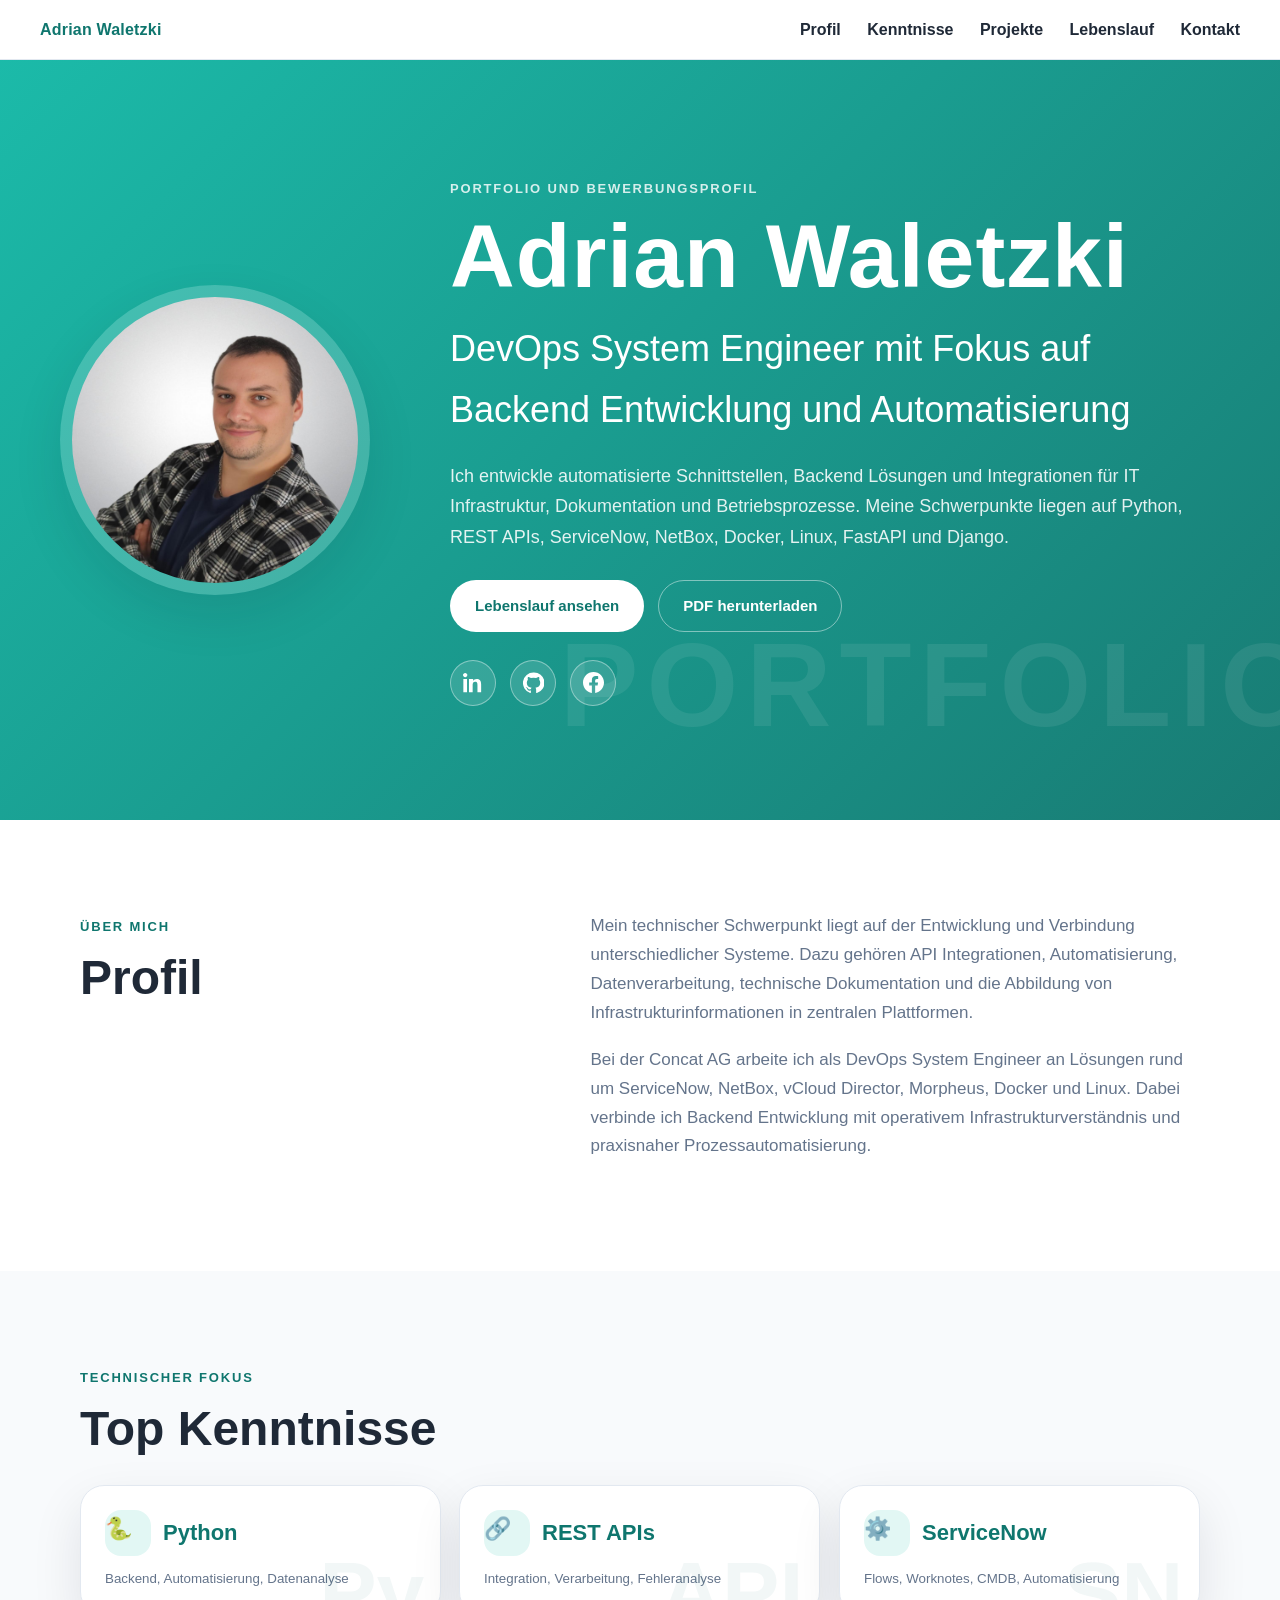
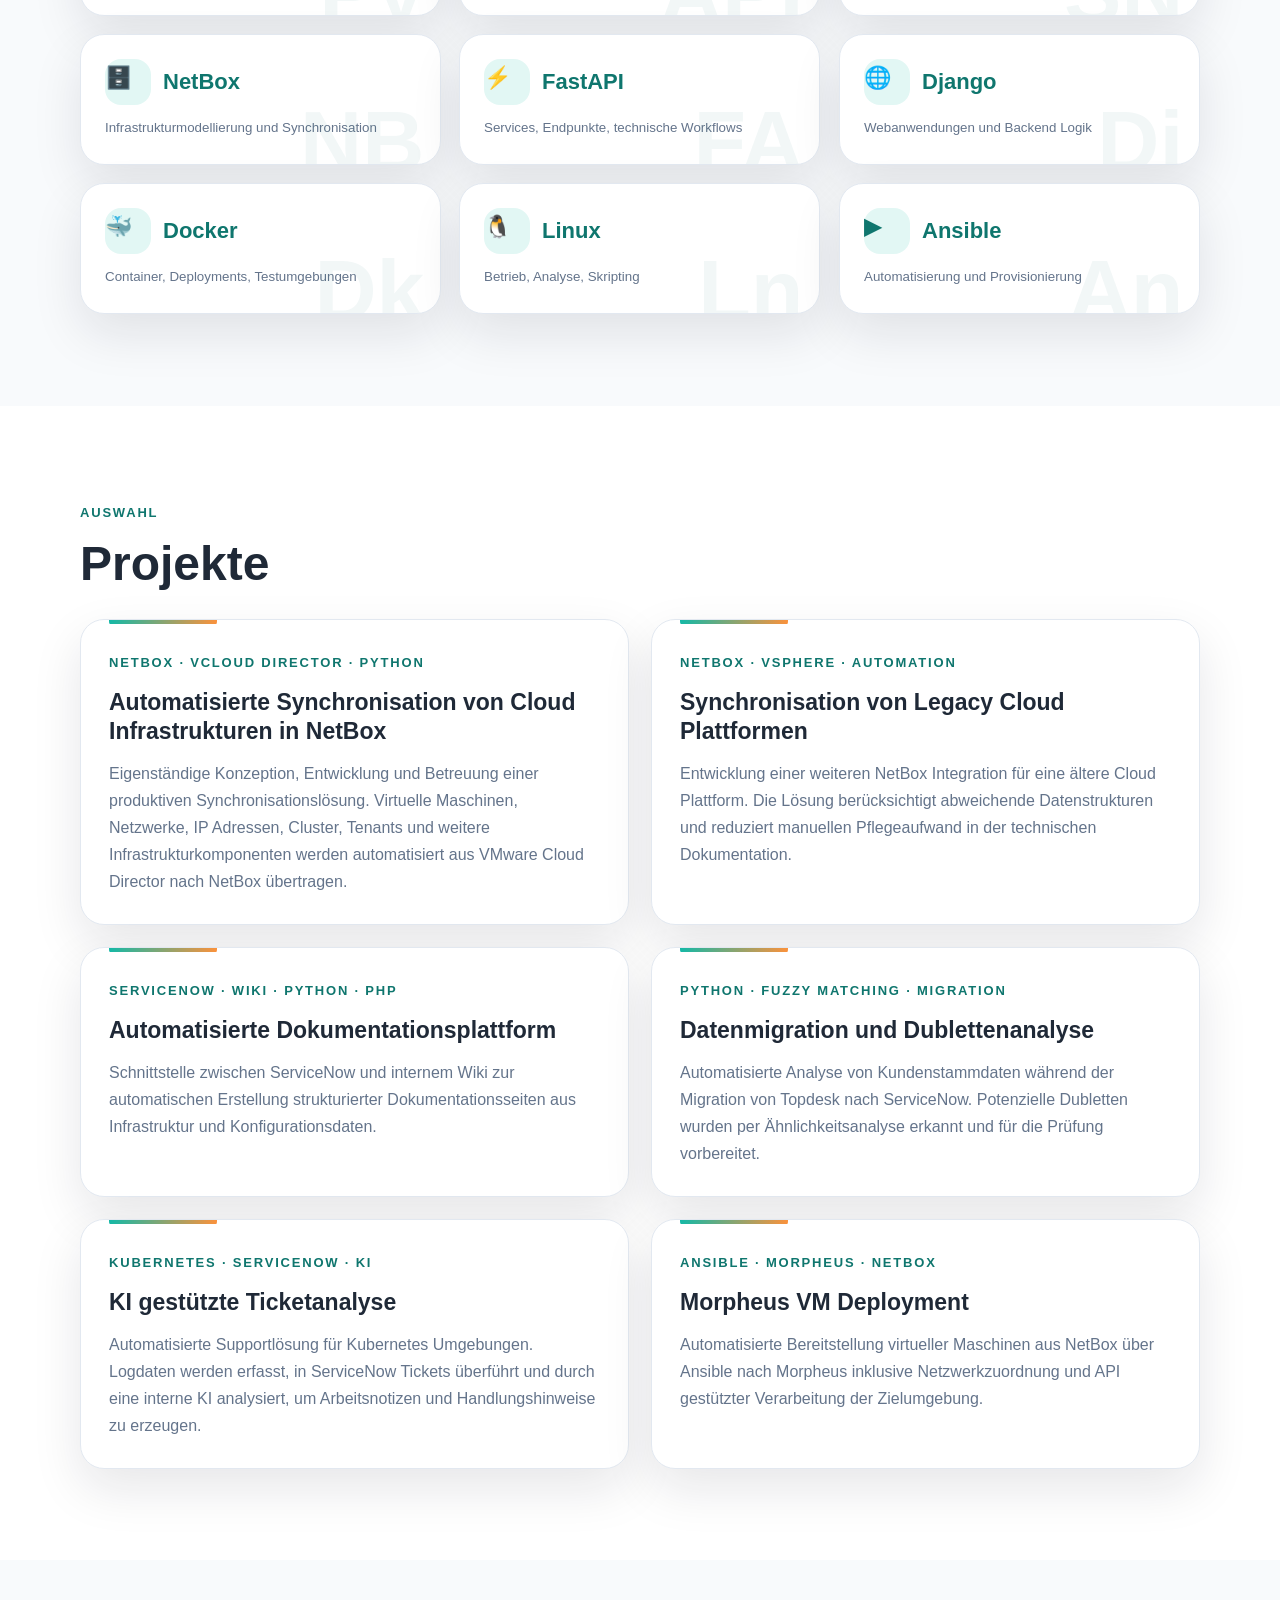
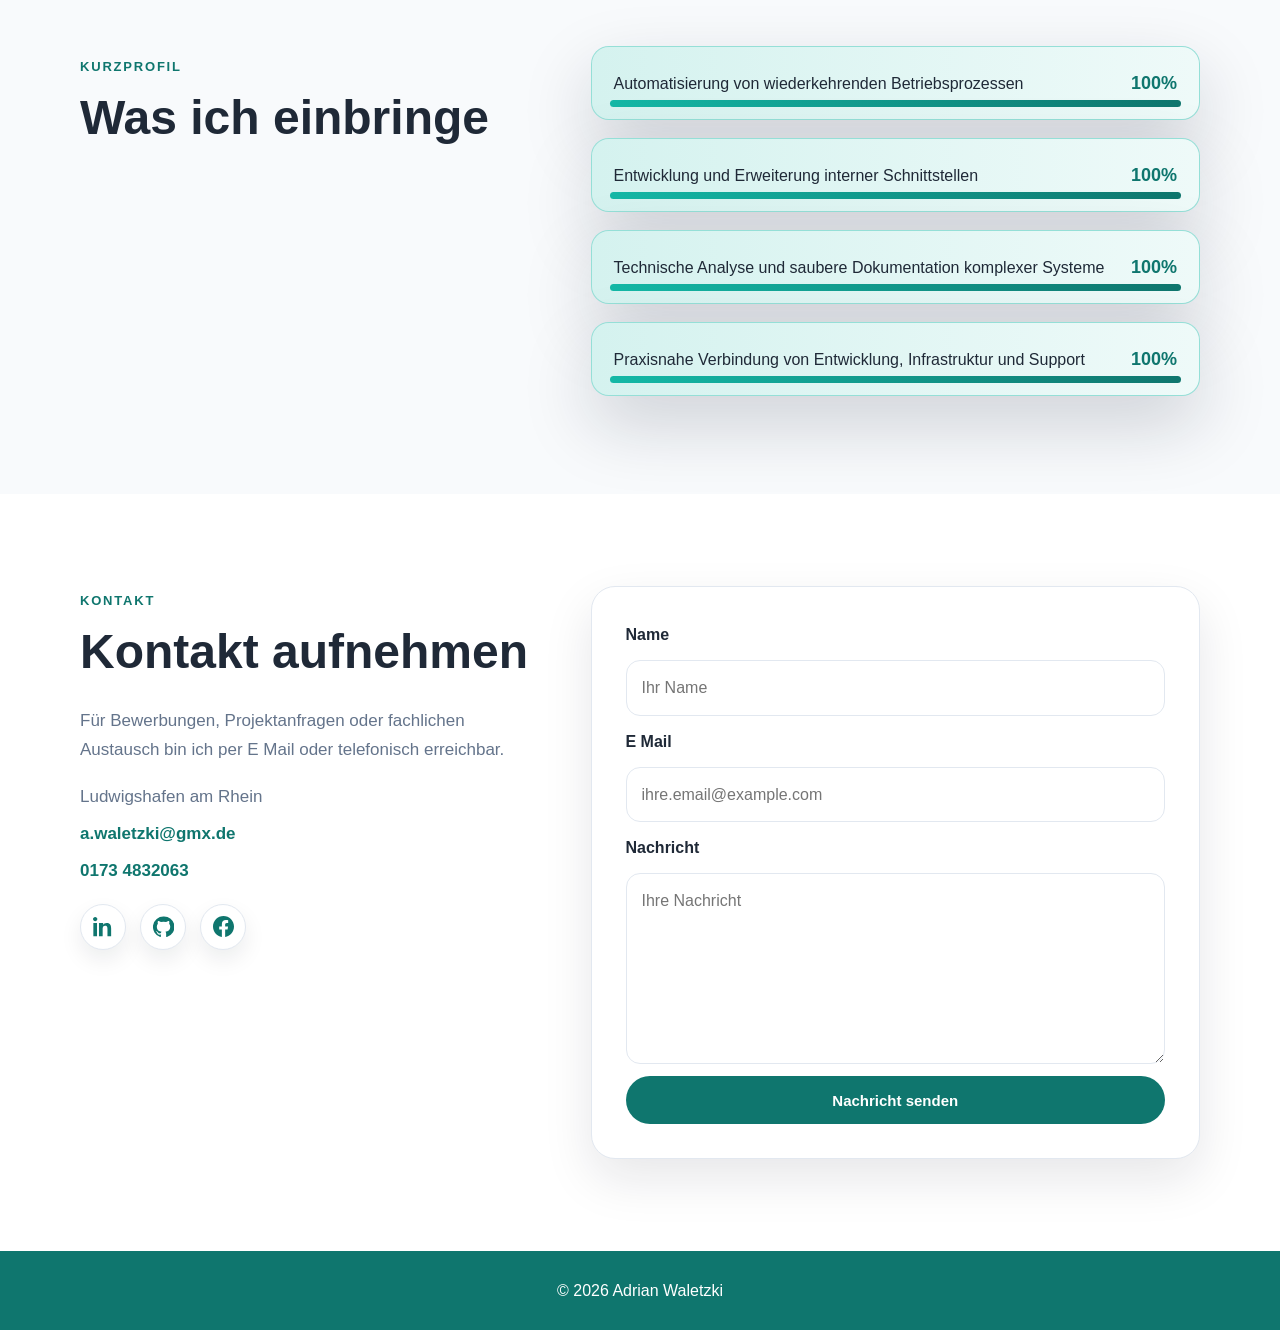
<file: index.html>
<!DOCTYPE html>
<html lang="de">
<head>
    <meta charset="UTF-8">
    <meta name="viewport" content="width=device-width, initial-scale=1.0">
    <meta name="description" content="Portfolio und Bewerbungsprofil von Adrian Waletzki, DevOps System Engineer mit Schwerpunkt Python, Automatisierung, ServiceNow, NetBox, FastAPI, Django und Linux.">
    <title>Adrian Waletzki | Portfolio</title>
    <link rel="stylesheet" href="style.css">
</head>
<body>

<nav class="nav">
    <a href="index.html" class="logo">Adrian Waletzki</a>
    <button class="nav-toggle" aria-label="Navigation öffnen">☰</button>
    <div class="nav-links">
        <a href="#profil">Profil</a>
        <a href="#kenntnisse">Kenntnisse</a>
        <a href="#projekte">Projekte</a>
        <a href="lebenslauf.html">Lebenslauf</a>
        <a href="#kontakt">Kontakt</a>
    </div>
</nav>

<header class="hero" id="start">
    <div class="hero-inner">
        <div class="hero-photo-wrap">
            <img src="assets/profile.jpg" alt="Profilbild Adrian Waletzki" class="profile-image">
        </div>

        <div class="hero-content">
            <span class="eyebrow">Portfolio und Bewerbungsprofil</span>
            <h1>Adrian Waletzki</h1>
            <h2>DevOps System Engineer mit Fokus auf Backend Entwicklung und Automatisierung</h2>
            <p>Ich entwickle automatisierte Schnittstellen, Backend Lösungen und Integrationen für IT Infrastruktur, Dokumentation und Betriebsprozesse. Meine Schwerpunkte liegen auf Python, REST APIs, ServiceNow, NetBox, Docker, Linux, FastAPI und Django.</p>

            <div class="hero-buttons">
                <a href="lebenslauf.html" class="btn primary">Lebenslauf ansehen</a>
                <a href="assets/cv.pdf" class="btn secondary" target="_blank" rel="noopener">PDF herunterladen</a>
            </div>

            <div class="social-links" aria-label="Profile und externe Links">
                <a href="https://www.linkedin.com/in/adrian-waletzki-9a94a0368/" target="_blank" rel="noopener noreferrer" aria-label="LinkedIn"><svg viewBox="0 0 24 24"><path d="M4.98 3.5C4.98 4.88 3.86 6 2.5 6S0 4.88 0 3.5 1.12 1 2.5 1s2.48 1.12 2.48 2.5zM.4 8h4.2v15H.4V8zm7.2 0h4.02v2.05h.06c.56-1.06 1.94-2.18 3.99-2.18 4.27 0 5.06 2.81 5.06 6.46V23h-4.2v-7.69c0-1.83-.03-4.19-2.55-4.19-2.56 0-2.95 2-2.95 4.06V23h-4.2V8z"/></svg></a>
                <a href="https://github.com/Adrian-Waletzki" target="_blank" rel="noopener noreferrer" aria-label="GitHub"><svg viewBox="0 0 24 24"><path d="M12 .5A12 12 0 0 0 8.2 23.9c.6.11.82-.26.82-.58v-2.1c-3.34.73-4.04-1.42-4.04-1.42-.55-1.39-1.34-1.76-1.34-1.76-1.09-.75.08-.73.08-.73 1.21.08 1.85 1.24 1.85 1.24 1.07 1.84 2.81 1.31 3.5 1 .11-.78.42-1.31.76-1.61-2.66-.3-5.46-1.33-5.46-5.93 0-1.31.47-2.38 1.24-3.22-.12-.3-.54-1.52.12-3.18 0 0 1.01-.32 3.3 1.23a11.4 11.4 0 0 1 6 0c2.29-1.55 3.3-1.23 3.3-1.23.66 1.66.24 2.88.12 3.18.77.84 1.24 1.91 1.24 3.22 0 4.61-2.8 5.62-5.47 5.92.43.37.81 1.1.81 2.22v3.29c0 .32.22.69.82.58A12 12 0 0 0 12 .5z"/></svg></a>
                <a href="https://www.facebook.com/adrian.waletzki" target="_blank" rel="noopener noreferrer" aria-label="Facebook">
                    <svg viewBox="0 0 24 24"><path d="M24 12.07C24 5.4 18.63 0 12 0S0 5.4 0 12.07C0 18.1 4.39 23.1 10.13 24v-8.44H7.08v-3.49h3.05V9.41c0-3.03 1.79-4.7 4.53-4.7 1.31 0 2.68.24 2.68.24v2.96h-1.5c-1.49 0-1.95.93-1.95 1.88v2.28h3.32l-.53 3.49h-2.79V24C19.61 23.1 24 18.1 24 12.07z"/></svg></a>
                <!-- <a href="#" target="_blank" rel="noopener" aria-label="Instagram"><svg viewBox="0 0 24 24"><path d="M7.5 2h9A5.5 5.5 0 0 1 22 7.5v9a5.5 5.5 0 0 1-5.5 5.5h-9A5.5 5.5 0 0 1 2 16.5v-9A5.5 5.5 0 0 1 7.5 2zm0 2A3.5 3.5 0 0 0 4 7.5v9A3.5 3.5 0 0 0 7.5 20h9a3.5 3.5 0 0 0 3.5-3.5v-9A3.5 3.5 0 0 0 16.5 4h-9zm4.5 3.5A4.5 4.5 0 1 1 12 16.5 4.5 4.5 0 0 1 12 7.5zm0 2A2.5 2.5 0 1 0 12 14.5 2.5 2.5 0 0 0 12 9.5zm4.75-2.75a1 1 0 1 1-1 1 1 1 0 0 1 1-1z"/></svg></a> -->
            </div>
        </div>
    </div>
</header>

<main>
    <section class="section" id="profil">
        <div class="container two-column">
            <div><span class="section-label">Über mich</span><h2>Profil</h2></div>
            <div class="text-block">
                <p>Mein technischer Schwerpunkt liegt auf der Entwicklung und Verbindung unterschiedlicher Systeme. Dazu gehören API Integrationen, Automatisierung, Datenverarbeitung, technische Dokumentation und die Abbildung von Infrastrukturinformationen in zentralen Plattformen.</p>
                <p>Bei der Concat AG arbeite ich als DevOps System Engineer an Lösungen rund um ServiceNow, NetBox, vCloud Director, Morpheus, Docker und Linux. Dabei verbinde ich Backend Entwicklung mit operativem Infrastrukturverständnis und praxisnaher Prozessautomatisierung.</p>
            </div>
        </div>
    </section>

    <section class="section gray" id="kenntnisse">
        <div class="container">
            <span class="section-label">Technischer Fokus</span>
            <h2>Top Kenntnisse</h2>
            <div class="skills-grid">
                <div class="skill-card" data-watermark="Py"><div class="skill-head"><span class="skill-icon">🐍</span><span>Python</span></div><small>Backend, Automatisierung, Datenanalyse</small></div>
                <div class="skill-card" data-watermark="API"><div class="skill-head"><span class="skill-icon">🔗</span><span>REST APIs</span></div><small>Integration, Verarbeitung, Fehleranalyse</small></div>
                <div class="skill-card" data-watermark="SN"><div class="skill-head"><span class="skill-icon">⚙️</span><span>ServiceNow</span></div><small>Flows, Worknotes, CMDB, Automatisierung</small></div>
                <div class="skill-card" data-watermark="NB"><div class="skill-head"><span class="skill-icon">🗄️</span><span>NetBox</span></div><small>Infrastrukturmodellierung und Synchronisation</small></div>
                <div class="skill-card" data-watermark="FA"><div class="skill-head"><span class="skill-icon">⚡</span><span>FastAPI</span></div><small>Services, Endpunkte, technische Workflows</small></div>
                <div class="skill-card" data-watermark="Dj"><div class="skill-head"><span class="skill-icon">🌐</span><span>Django</span></div><small>Webanwendungen und Backend Logik</small></div>
                <div class="skill-card" data-watermark="Dk"><div class="skill-head"><span class="skill-icon">🐳</span><span>Docker</span></div><small>Container, Deployments, Testumgebungen</small></div>
                <div class="skill-card" data-watermark="Ln"><div class="skill-head"><span class="skill-icon">🐧</span><span>Linux</span></div><small>Betrieb, Analyse, Skripting</small></div>
                <div class="skill-card" data-watermark="An"><div class="skill-head"><span class="skill-icon">▶</span><span>Ansible</span></div><small>Automatisierung und Provisionierung</small></div>
            </div>
        </div>
    </section>

    <section class="section" id="projekte">
        <div class="container">
            <span class="section-label">Auswahl</span>
            <h2>Projekte</h2>
            <div class="project-grid">
                <article class="project-card"><span class="project-tag">NetBox · vCloud Director · Python</span><h3>Automatisierte Synchronisation von Cloud Infrastrukturen in NetBox</h3><p>Eigenständige Konzeption, Entwicklung und Betreuung einer produktiven Synchronisationslösung. Virtuelle Maschinen, Netzwerke, IP Adressen, Cluster, Tenants und weitere Infrastrukturkomponenten werden automatisiert aus VMware Cloud Director nach NetBox übertragen.</p></article>
                <article class="project-card"><span class="project-tag">NetBox · vSphere · Automation</span><h3>Synchronisation von Legacy Cloud Plattformen</h3><p>Entwicklung einer weiteren NetBox Integration für eine ältere Cloud Plattform. Die Lösung berücksichtigt abweichende Datenstrukturen und reduziert manuellen Pflegeaufwand in der technischen Dokumentation.</p></article>
                <article class="project-card"><span class="project-tag">ServiceNow · Wiki · Python · PHP</span><h3>Automatisierte Dokumentationsplattform</h3><p>Schnittstelle zwischen ServiceNow und internem Wiki zur automatischen Erstellung strukturierter Dokumentationsseiten aus Infrastruktur und Konfigurationsdaten.</p></article>
                <article class="project-card"><span class="project-tag">Python · Fuzzy Matching · Migration</span><h3>Datenmigration und Dublettenanalyse</h3><p>Automatisierte Analyse von Kundenstammdaten während der Migration von Topdesk nach ServiceNow. Potenzielle Dubletten wurden per Ähnlichkeitsanalyse erkannt und für die Prüfung vorbereitet.</p></article>
                <article class="project-card"><span class="project-tag">Kubernetes · ServiceNow · KI</span><h3>KI gestützte Ticketanalyse</h3><p>Automatisierte Supportlösung für Kubernetes Umgebungen. Logdaten werden erfasst, in ServiceNow Tickets überführt und durch eine interne KI analysiert, um Arbeitsnotizen und Handlungshinweise zu erzeugen.</p></article>
                <article class="project-card"><span class="project-tag">Ansible · Morpheus · NetBox</span><h3>Morpheus VM Deployment</h3><p>Automatisierte Bereitstellung virtueller Maschinen aus NetBox über Ansible nach Morpheus inklusive Netzwerkzuordnung und API gestützter Verarbeitung der Zielumgebung.</p></article>
            </div>
        </div>
    </section>

    <section class="section gray" id="beitrag">
        <div class="container two-column">
            <div><span class="section-label">Kurzprofil</span><h2>Was ich einbringe</h2></div>
            <div class="highlight-list">
                <div class="highlight-bar" style="--value: 100%"><span>Automatisierung von wiederkehrenden Betriebsprozessen</span><strong>100%</strong></div>
                <div class="highlight-bar" style="--value: 100%"><span>Entwicklung und Erweiterung interner Schnittstellen</span><strong>100%</strong></div>
                <div class="highlight-bar" style="--value: 100%"><span>Technische Analyse und saubere Dokumentation komplexer Systeme</span><strong>100%</strong></div>
                <div class="highlight-bar" style="--value: 100%"><span>Praxisnahe Verbindung von Entwicklung, Infrastruktur und Support</span><strong>100%</strong></div>
            </div>
        </div>
    </section>

    <section class="section" id="kontakt">
        <div class="container contact-layout">
            <div>
                <span class="section-label">Kontakt</span>
                <h2>Kontakt aufnehmen</h2>
                <p>Für Bewerbungen, Projektanfragen oder fachlichen Austausch bin ich per E Mail oder telefonisch erreichbar.</p>
                <div class="contact-box">
                    <p>Ludwigshafen am Rhein</p>
                    <p><a href="mailto:a.waletzki@gmx.de">a.waletzki@gmx.de</a></p>
                    <p><a href="tel:+491734832063">0173 4832063</a></p>
                    <div class="social-links contact-social" aria-label="Weitere Profile">
                        <a href="https://www.linkedin.com/in/adrian-waletzki-9a94a0368/" target="_blank" rel="noopener noreferrer" aria-label="LinkedIn"><svg viewBox="0 0 24 24"><path d="M4.98 3.5C4.98 4.88 3.86 6 2.5 6S0 4.88 0 3.5 1.12 1 2.5 1s2.48 1.12 2.48 2.5zM.4 8h4.2v15H.4V8zm7.2 0h4.02v2.05h.06c.56-1.06 1.94-2.18 3.99-2.18 4.27 0 5.06 2.81 5.06 6.46V23h-4.2v-7.69c0-1.83-.03-4.19-2.55-4.19-2.56 0-2.95 2-2.95 4.06V23h-4.2V8z"/></svg></a>
                        <a href="https://github.com/Adrian-Waletzki" target="_blank" rel="noopener noreferrer" aria-label="GitHub"><svg viewBox="0 0 24 24"><path d="M12 .5A12 12 0 0 0 8.2 23.9c.6.11.82-.26.82-.58v-2.1c-3.34.73-4.04-1.42-4.04-1.42-.55-1.39-1.34-1.76-1.34-1.76-1.09-.75.08-.73.08-.73 1.21.08 1.85 1.24 1.85 1.24 1.07 1.84 2.81 1.31 3.5 1 .11-.78.42-1.31.76-1.61-2.66-.3-5.46-1.33-5.46-5.93 0-1.31.47-2.38 1.24-3.22-.12-.3-.54-1.52.12-3.18 0 0 1.01-.32 3.3 1.23a11.4 11.4 0 0 1 6 0c2.29-1.55 3.3-1.23 3.3-1.23.66 1.66.24 2.88.12 3.18.77.84 1.24 1.91 1.24 3.22 0 4.61-2.8 5.62-5.47 5.92.43.37.81 1.1.81 2.22v3.29c0 .32.22.69.82.58A12 12 0 0 0 12 .5z"/></svg></a>
                        <a href="https://www.facebook.com/adrian.waletzki" target="_blank" rel="noopener noreferrer" aria-label="Facebook">
                            <svg viewBox="0 0 24 24"><path d="M24 12.07C24 5.4 18.63 0 12 0S0 5.4 0 12.07C0 18.1 4.39 23.1 10.13 24v-8.44H7.08v-3.49h3.05V9.41c0-3.03 1.79-4.7 4.53-4.7 1.31 0 2.68.24 2.68.24v2.96h-1.5c-1.49 0-1.95.93-1.95 1.88v2.28h3.32l-.53 3.49h-2.79V24C19.61 23.1 24 18.1 24 12.07z"/></svg></a>
                        <!-- <a href="#" target="_blank" rel="noopener" aria-label="Instagram"><svg viewBox="0 0 24 24"><path d="M7.5 2h9A5.5 5.5 0 0 1 22 7.5v9a5.5 5.5 0 0 1-5.5 5.5h-9A5.5 5.5 0 0 1 2 16.5v-9A5.5 5.5 0 0 1 7.5 2zm0 2A3.5 3.5 0 0 0 4 7.5v9A3.5 3.5 0 0 0 7.5 20h9a3.5 3.5 0 0 0 3.5-3.5v-9A3.5 3.5 0 0 0 16.5 4h-9zm4.5 3.5A4.5 4.5 0 1 1 12 16.5 4.5 4.5 0 0 1 12 7.5zm0 2A2.5 2.5 0 1 0 12 14.5 2.5 2.5 0 0 0 12 9.5zm4.75-2.75a1 1 0 1 1-1 1 1 1 0 0 1 1-1z"/></svg></a> -->
                    </div>
                </div>
            </div>

            <form class="contact-form" action="https://formspree.io/f/mlgkvjvy" method="post">
                <label for="name">Name</label>
                <input id="name" name="name" type="text" placeholder="Ihr Name">
                <label for="email">E Mail</label>
                <input id="email" name="email" type="email" placeholder="ihre.email@example.com">
                <label for="message">Nachricht</label>
                <textarea id="message" name="message" rows="6" placeholder="Ihre Nachricht"></textarea>
                <button class="btn primary" type="submit">Nachricht senden</button>
            </form>
        </div>
    </section>
</main>

<footer>
    <p>© 2026 Adrian Waletzki</p>
</footer>

<script src="script.js"></script>
</body>
</html>
</file>
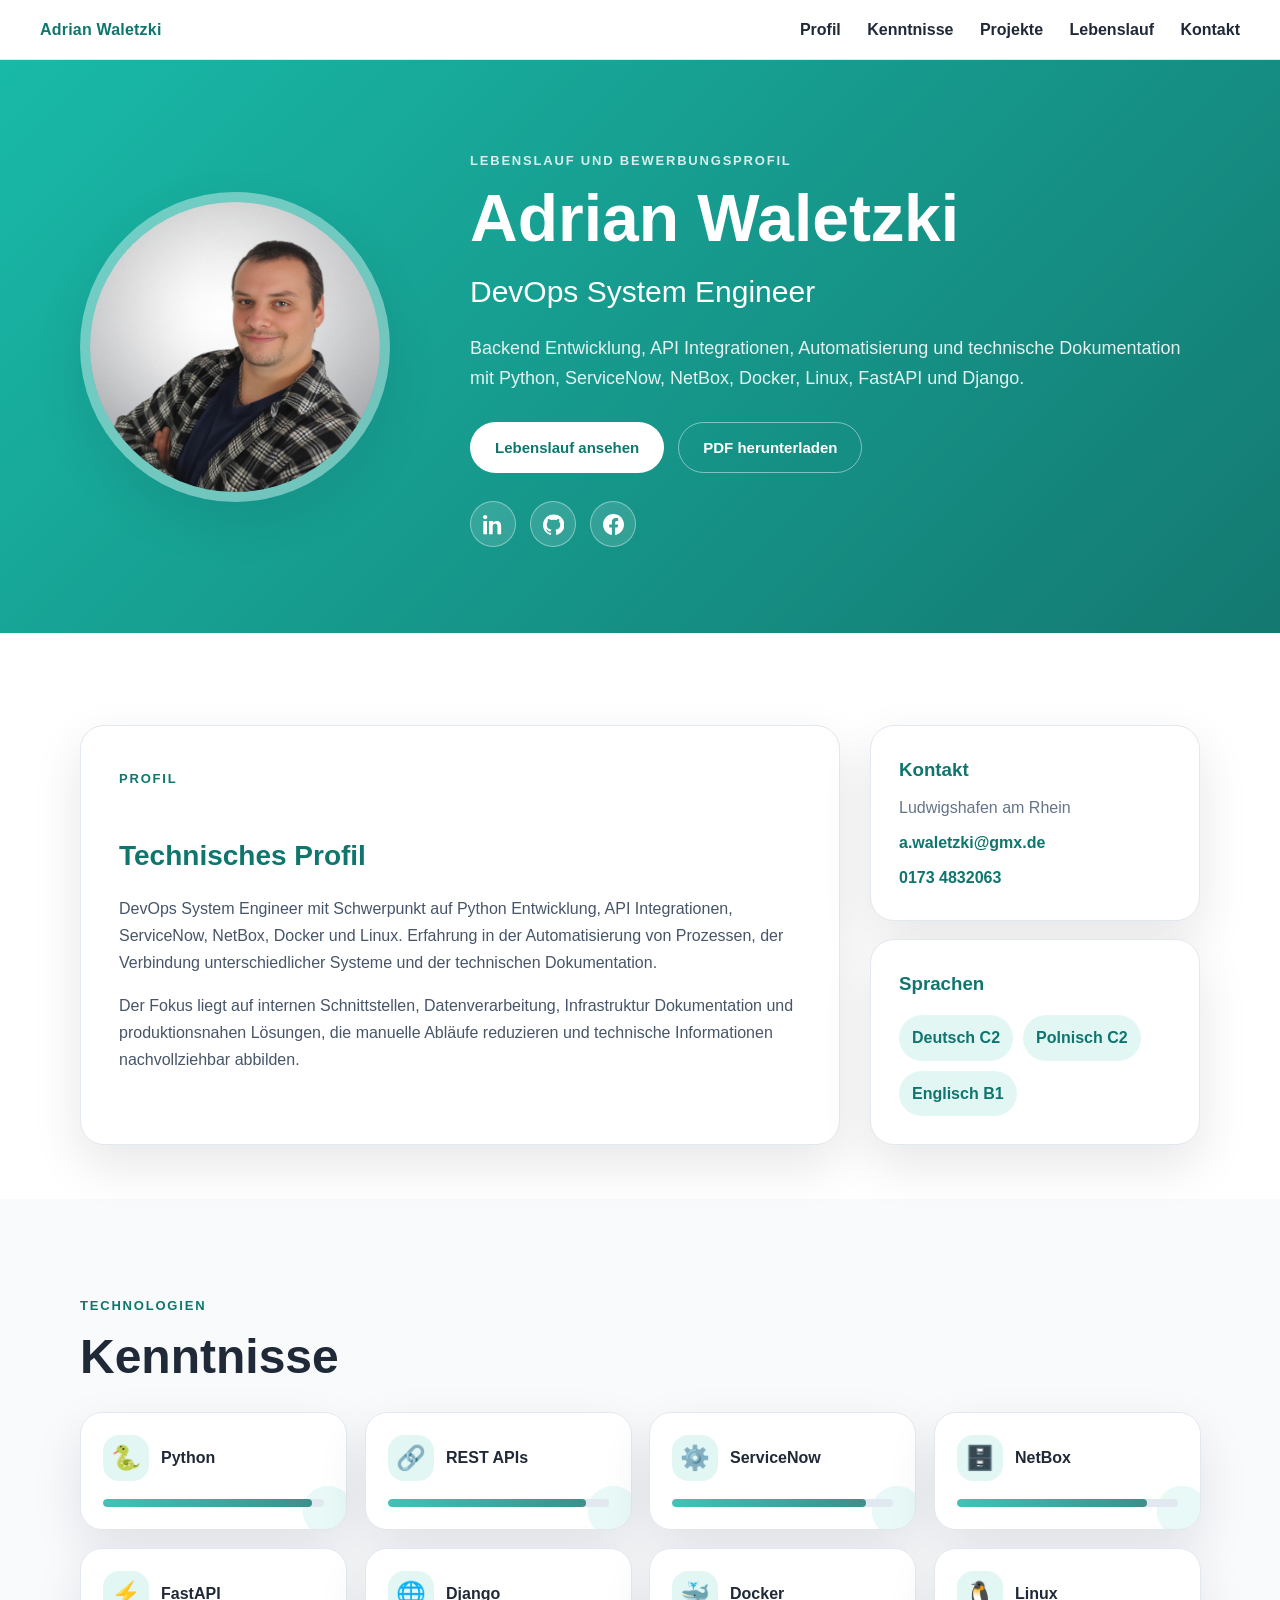
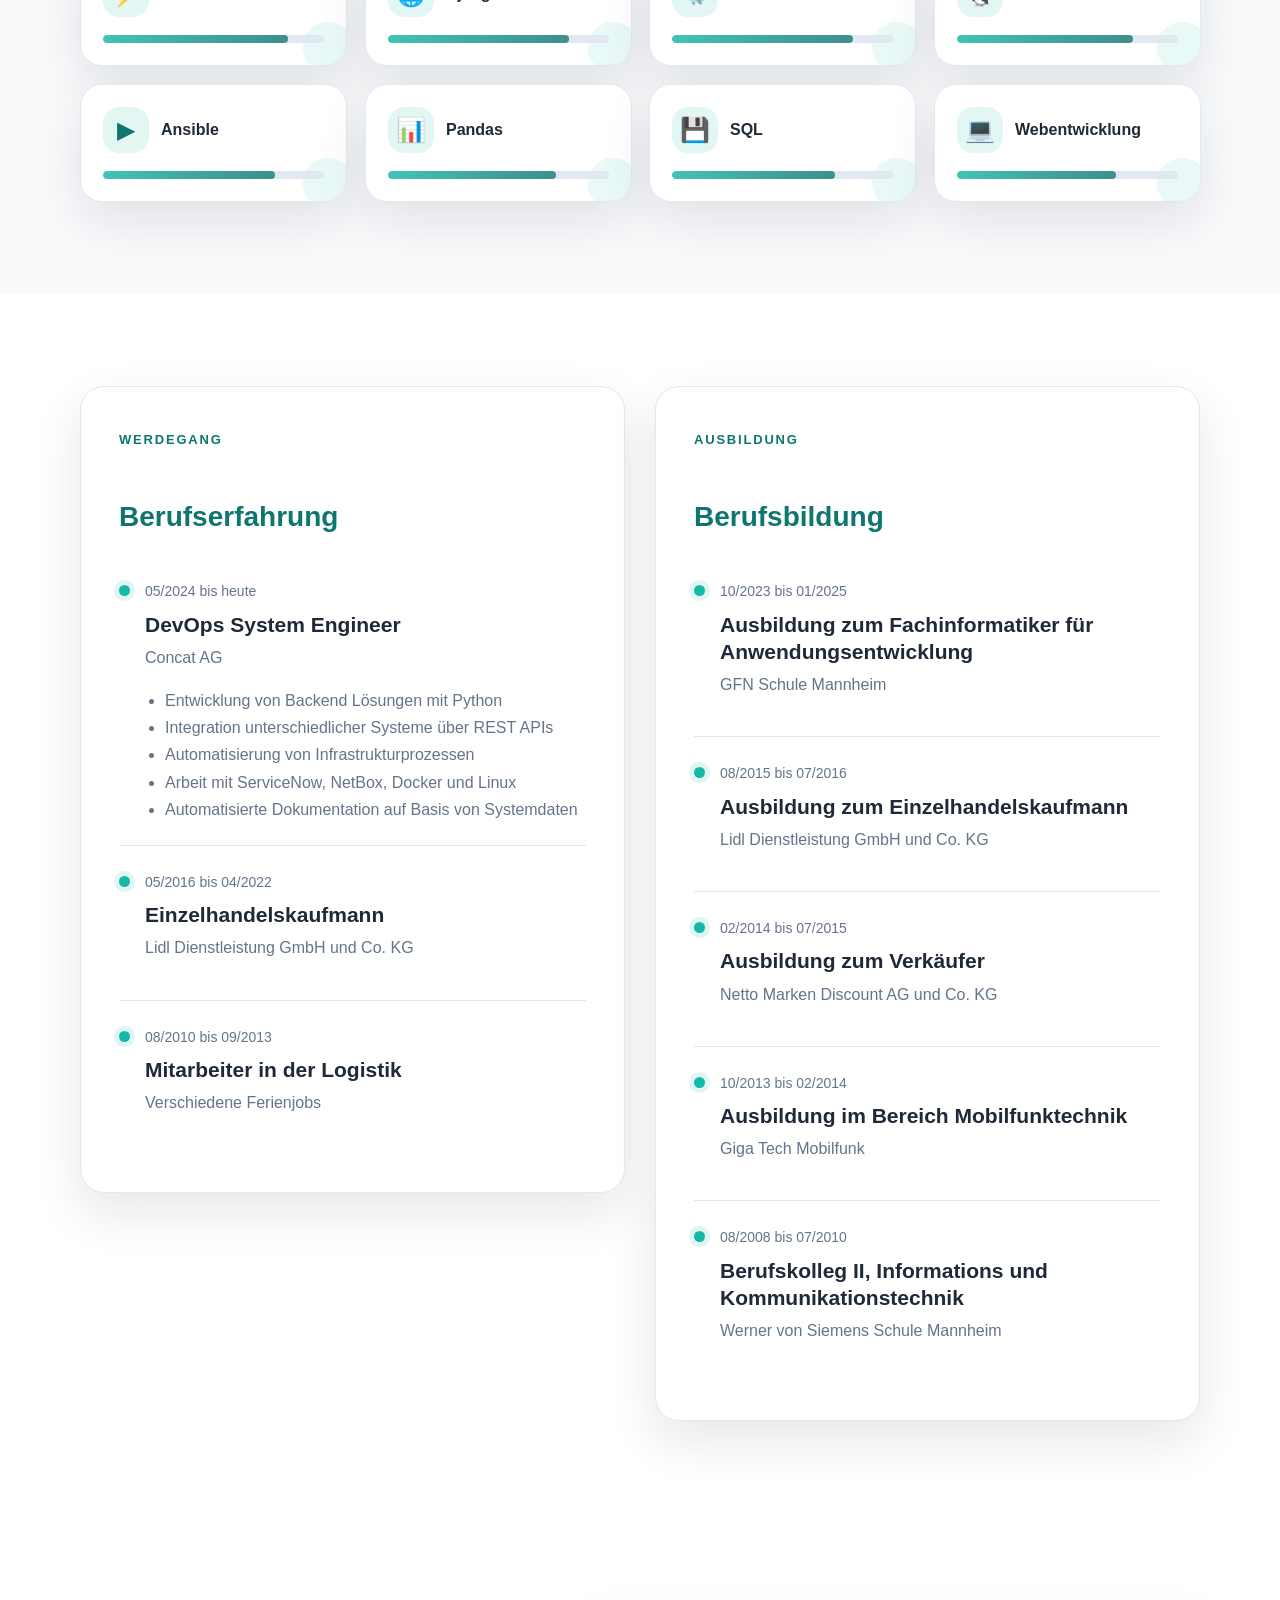
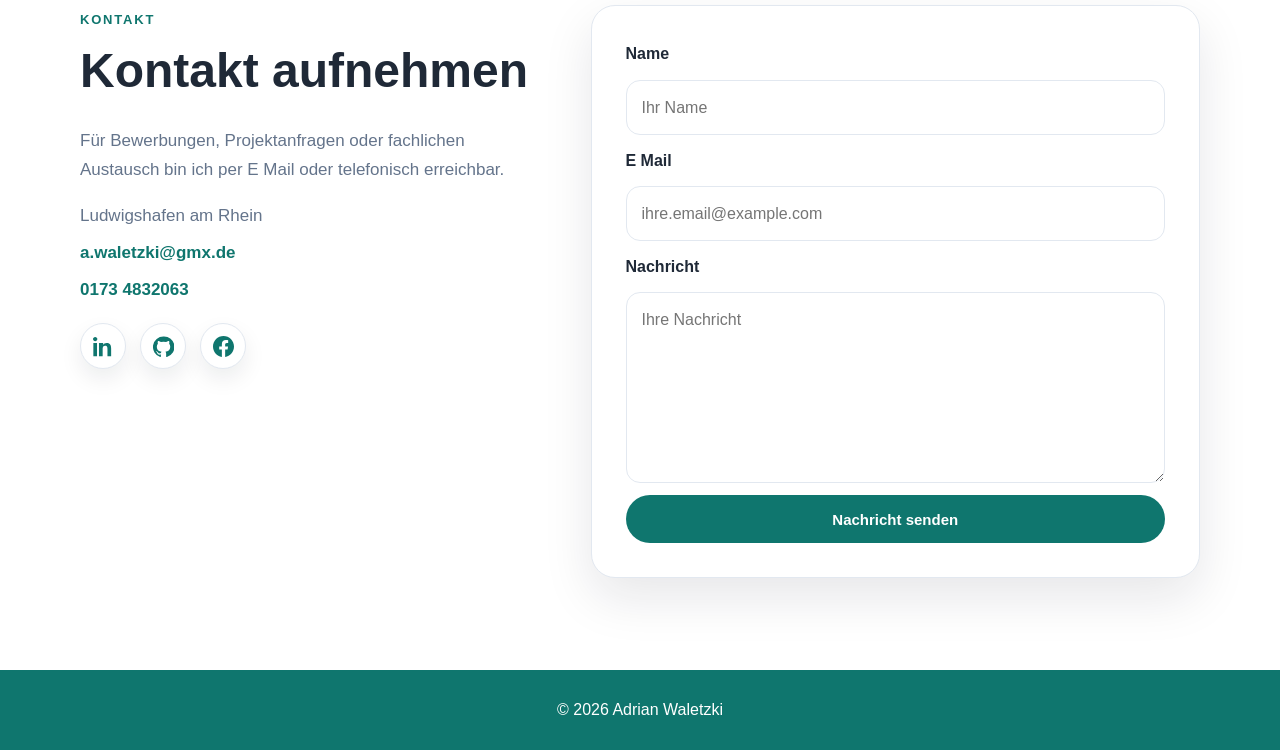
<file: lebenslauf.html>
<!DOCTYPE html>
<html lang="de">
<head>
    <meta charset="UTF-8">
    <meta name="viewport" content="width=device-width, initial-scale=1.0">
    <meta name="description" content="Lebenslauf von Adrian Waletzki, DevOps System Engineer mit Schwerpunkt Python, Automatisierung, ServiceNow, NetBox, FastAPI, Docker und Linux.">
    <title>Lebenslauf | Adrian Waletzki</title>
    <link rel="stylesheet" href="style.css">
</head>
<body>

<nav class="nav">
    <a href="index.html" class="logo">Adrian Waletzki</a>
    <button class="nav-toggle" aria-label="Navigation öffnen">☰</button>
    <div class="nav-links">
        <a href="index.html#profil">Profil</a>
        <a href="index.html#kenntnisse">Kenntnisse</a>
        <a href="index.html#projekte">Projekte</a>
        <a href="lebenslauf.html">Lebenslauf</a>
        <a href="#kontakt">Kontakt</a>
    </div>
</nav>

<header class="cv-hero">
    <div class="container cv-hero-inner">
        <img src="assets/profile.jpg" alt="Profilbild Adrian Waletzki" class="cv-image">
        <div class="cv-hero-content">
            <span class="eyebrow">Lebenslauf und Bewerbungsprofil</span>
            <h1>Adrian Waletzki</h1>
            <h2>DevOps System Engineer</h2>
            <p>Backend Entwicklung, API Integrationen, Automatisierung und technische Dokumentation mit Python, ServiceNow, NetBox, Docker, Linux, FastAPI und Django.</p>
            <!-- <div class="cv-quick-info"> -->
            <div class="hero-buttons">
                <a href="lebenslauf.html" class="btn primary">Lebenslauf ansehen</a>
                <a href="assets/cv.pdf" class="btn secondary" target="_blank" rel="noopener">PDF herunterladen</a>
            <!-- </div> -->
            </div>
            <div class="social-links" aria-label="Profile und externe Links">
                <a href="https://www.linkedin.com/in/adrian-waletzki-9a94a0368/" target="_blank" rel="noopener noreferrer" aria-label="LinkedIn"><svg viewBox="0 0 24 24"><path d="M4.98 3.5C4.98 4.88 3.86 6 2.5 6S0 4.88 0 3.5 1.12 1 2.5 1s2.48 1.12 2.48 2.5zM.4 8h4.2v15H.4V8zm7.2 0h4.02v2.05h.06c.56-1.06 1.94-2.18 3.99-2.18 4.27 0 5.06 2.81 5.06 6.46V23h-4.2v-7.69c0-1.83-.03-4.19-2.55-4.19-2.56 0-2.95 2-2.95 4.06V23h-4.2V8z"/></svg></a>
                <a href="https://github.com/Adrian-Waletzki" target="_blank" rel="noopener noreferrer" aria-label="GitHub"><svg viewBox="0 0 24 24"><path d="M12 .5A12 12 0 0 0 8.2 23.9c.6.11.82-.26.82-.58v-2.1c-3.34.73-4.04-1.42-4.04-1.42-.55-1.39-1.34-1.76-1.34-1.76-1.09-.75.08-.73.08-.73 1.21.08 1.85 1.24 1.85 1.24 1.07 1.84 2.81 1.31 3.5 1 .11-.78.42-1.31.76-1.61-2.66-.3-5.46-1.33-5.46-5.93 0-1.31.47-2.38 1.24-3.22-.12-.3-.54-1.52.12-3.18 0 0 1.01-.32 3.3 1.23a11.4 11.4 0 0 1 6 0c2.29-1.55 3.3-1.23 3.3-1.23.66 1.66.24 2.88.12 3.18.77.84 1.24 1.91 1.24 3.22 0 4.61-2.8 5.62-5.47 5.92.43.37.81 1.1.81 2.22v3.29c0 .32.22.69.82.58A12 12 0 0 0 12 .5z"/></svg></a>
                <a href="https://www.facebook.com/adrian.waletzki" target="_blank" rel="noopener noreferrer" aria-label="Facebook">
                    <svg viewBox="0 0 24 24"><path d="M24 12.07C24 5.4 18.63 0 12 0S0 5.4 0 12.07C0 18.1 4.39 23.1 10.13 24v-8.44H7.08v-3.49h3.05V9.41c0-3.03 1.79-4.7 4.53-4.7 1.31 0 2.68.24 2.68.24v2.96h-1.5c-1.49 0-1.95.93-1.95 1.88v2.28h3.32l-.53 3.49h-2.79V24C19.61 23.1 24 18.1 24 12.07z"/></svg></a>
                <!-- <a href="#" target="_blank" rel="noopener" aria-label="Instagram"><svg viewBox="0 0 24 24"><path d="M7.5 2h9A5.5 5.5 0 0 1 22 7.5v9a5.5 5.5 0 0 1-5.5 5.5h-9A5.5 5.5 0 0 1 2 16.5v-9A5.5 5.5 0 0 1 7.5 2zm0 2A3.5 3.5 0 0 0 4 7.5v9A3.5 3.5 0 0 0 7.5 20h9a3.5 3.5 0 0 0 3.5-3.5v-9A3.5 3.5 0 0 0 16.5 4h-9zm4.5 3.5A4.5 4.5 0 1 1 12 16.5 4.5 4.5 0 0 1 12 7.5zm0 2A2.5 2.5 0 1 0 12 14.5 2.5 2.5 0 0 0 12 9.5zm4.75-2.75a1 1 0 1 1-1 1 1 1 0 0 1 1-1z"/></svg></a> -->
             </div>
        </div>
    </div>
</header>

<main>
    <section class="section cv-overview-section">
        <div class="container cv-overview-grid">
            <article class="cv-main cv-profile-card">
                <span class="section-label">Profil</span>
                <h2>Technisches Profil</h2>
                <p>DevOps System Engineer mit Schwerpunkt auf Python Entwicklung, API Integrationen, ServiceNow, NetBox, Docker und Linux. Erfahrung in der Automatisierung von Prozessen, der Verbindung unterschiedlicher Systeme und der technischen Dokumentation.</p>
                <p>Der Fokus liegt auf internen Schnittstellen, Datenverarbeitung, Infrastruktur Dokumentation und produktionsnahen Lösungen, die manuelle Abläufe reduzieren und technische Informationen nachvollziehbar abbilden.</p>
            </article>

            <aside class="cv-info-panel">
                <div class="cv-info-card">
                    <h3>Kontakt</h3>
                    <p>Ludwigshafen am Rhein</p>
                    <p><a href="mailto:a.waletzki@gmx.de">a.waletzki@gmx.de</a></p>
                    <p><a href="tel:+491734832063">0173 4832063</a></p>
                </div>
                <div class="cv-info-card">
                    <h3>Sprachen</h3>
                    <div class="language-badges">
                        <span>Deutsch C2</span>
                        <span>Polnisch C2</span>
                        <span>Englisch B1</span>
                    </div>
                </div>
            </aside>
        </div>
    </section>

    <section class="section gray" id="cv-kenntnisse">
        <div class="container">
            <span class="section-label">Technologien</span>
            <h2>Kenntnisse</h2>
            <div class="cv-skill-grid">
                <div class="cv-skill-card" style="--value: 95%"><div class="skill-head"><span class="skill-icon">🐍</span><span>Python</span></div><div class="cv-skill-bar"><span></span></div></div>
                <div class="cv-skill-card" style="--value: 90%"><div class="skill-head"><span class="skill-icon">🔗</span><span>REST APIs</span></div><div class="cv-skill-bar"><span></span></div></div>
                <div class="cv-skill-card" style="--value: 88%"><div class="skill-head"><span class="skill-icon">⚙️</span><span>ServiceNow</span></div><div class="cv-skill-bar"><span></span></div></div>
                <div class="cv-skill-card" style="--value: 86%"><div class="skill-head"><span class="skill-icon">🗄️</span><span>NetBox</span></div><div class="cv-skill-bar"><span></span></div></div>
                <div class="cv-skill-card" style="--value: 84%"><div class="skill-head"><span class="skill-icon">⚡</span><span>FastAPI</span></div><div class="cv-skill-bar"><span></span></div></div>
                <div class="cv-skill-card" style="--value: 82%"><div class="skill-head"><span class="skill-icon">🌐</span><span>Django</span></div><div class="cv-skill-bar"><span></span></div></div>
                <div class="cv-skill-card" style="--value: 82%"><div class="skill-head"><span class="skill-icon">🐳</span><span>Docker</span></div><div class="cv-skill-bar"><span></span></div></div>
                <div class="cv-skill-card" style="--value: 80%"><div class="skill-head"><span class="skill-icon">🐧</span><span>Linux</span></div><div class="cv-skill-bar"><span></span></div></div>
                <div class="cv-skill-card" style="--value: 78%"><div class="skill-head"><span class="skill-icon">▶</span><span>Ansible</span></div><div class="cv-skill-bar"><span></span></div></div>
                <div class="cv-skill-card" style="--value: 76%"><div class="skill-head"><span class="skill-icon">📊</span><span>Pandas</span></div><div class="cv-skill-bar"><span></span></div></div>
                <div class="cv-skill-card" style="--value: 74%"><div class="skill-head"><span class="skill-icon">💾</span><span>SQL</span></div><div class="cv-skill-bar"><span></span></div></div>
                <div class="cv-skill-card" style="--value: 72%"><div class="skill-head"><span class="skill-icon">💻</span><span>Webentwicklung</span></div><div class="cv-skill-bar"><span></span></div></div>
            </div>
        </div>
    </section>

    <section class="section">
        <div class="container cv-content-grid">
            <section class="cv-main">
                <span class="section-label">Werdegang</span>
                <h2>Berufserfahrung</h2>
                <div class="cv-timeline-item">
                    <span>05/2024 bis heute</span>
                    <h3>DevOps System Engineer</h3>
                    <p>Concat AG</p>
                    <ul>
                        <li>Entwicklung von Backend Lösungen mit Python</li>
                        <li>Integration unterschiedlicher Systeme über REST APIs</li>
                        <li>Automatisierung von Infrastrukturprozessen</li>
                        <li>Arbeit mit ServiceNow, NetBox, Docker und Linux</li>
                        <li>Automatisierte Dokumentation auf Basis von Systemdaten</li>
                    </ul>
                </div>
                <div class="cv-timeline-item">
                    <span>05/2016 bis 04/2022</span>
                    <h3>Einzelhandelskaufmann</h3>
                    <p>Lidl Dienstleistung GmbH und Co. KG</p>
                </div>
                <div class="cv-timeline-item">
                    <span>08/2010 bis 09/2013</span>
                    <h3>Mitarbeiter in der Logistik</h3>
                    <p>Verschiedene Ferienjobs</p>
                </div>
            </section>

            <section class="cv-main">
                <span class="section-label">Ausbildung</span>
                <h2>Berufsbildung</h2>
                <div class="cv-timeline-item"><span>10/2023 bis 01/2025</span><h3>Ausbildung zum Fachinformatiker für Anwendungsentwicklung</h3><p>GFN Schule Mannheim</p></div>
                <div class="cv-timeline-item"><span>08/2015 bis 07/2016</span><h3>Ausbildung zum Einzelhandelskaufmann</h3><p>Lidl Dienstleistung GmbH und Co. KG</p></div>
                <div class="cv-timeline-item"><span>02/2014 bis 07/2015</span><h3>Ausbildung zum Verkäufer</h3><p>Netto Marken Discount AG und Co. KG</p></div>
                <div class="cv-timeline-item"><span>10/2013 bis 02/2014</span><h3>Ausbildung im Bereich Mobilfunktechnik</h3><p>Giga Tech Mobilfunk</p></div>
                <div class="cv-timeline-item"><span>08/2008 bis 07/2010</span><h3>Berufskolleg II, Informations und Kommunikationstechnik</h3><p>Werner von Siemens Schule Mannheim</p></div>
            </section>
        </div>
    </section>

    <section id="kontakt" class="section">
        <div class="container contact-layout">
            <div>
                <span class="section-label">Kontakt</span>
                <h2>Kontakt aufnehmen</h2>
                <p>Für Bewerbungen, Projektanfragen oder fachlichen Austausch bin ich per E Mail oder telefonisch erreichbar.</p>
                <div class="contact-box">
                    <p>Ludwigshafen am Rhein</p>
                    <p><a href="mailto:a.waletzki@gmx.de">a.waletzki@gmx.de</a></p>
                    <p><a href="tel:+491734832063">0173 4832063</a></p>
                    <div class="social-links contact-social" aria-label="Weitere Profile">
                        <a href="https://www.linkedin.com/in/adrian-waletzki-9a94a0368/" target="_blank" rel="noopener noreferrer" aria-label="LinkedIn"><svg viewBox="0 0 24 24"><path d="M4.98 3.5C4.98 4.88 3.86 6 2.5 6S0 4.88 0 3.5 1.12 1 2.5 1s2.48 1.12 2.48 2.5zM.4 8h4.2v15H.4V8zm7.2 0h4.02v2.05h.06c.56-1.06 1.94-2.18 3.99-2.18 4.27 0 5.06 2.81 5.06 6.46V23h-4.2v-7.69c0-1.83-.03-4.19-2.55-4.19-2.56 0-2.95 2-2.95 4.06V23h-4.2V8z"/></svg></a>
                        <a href="https://github.com/Adrian-Waletzki" target="_blank" rel="noopener noreferrer" aria-label="GitHub"><svg viewBox="0 0 24 24"><path d="M12 .5A12 12 0 0 0 8.2 23.9c.6.11.82-.26.82-.58v-2.1c-3.34.73-4.04-1.42-4.04-1.42-.55-1.39-1.34-1.76-1.34-1.76-1.09-.75.08-.73.08-.73 1.21.08 1.85 1.24 1.85 1.24 1.07 1.84 2.81 1.31 3.5 1 .11-.78.42-1.31.76-1.61-2.66-.3-5.46-1.33-5.46-5.93 0-1.31.47-2.38 1.24-3.22-.12-.3-.54-1.52.12-3.18 0 0 1.01-.32 3.3 1.23a11.4 11.4 0 0 1 6 0c2.29-1.55 3.3-1.23 3.3-1.23.66 1.66.24 2.88.12 3.18.77.84 1.24 1.91 1.24 3.22 0 4.61-2.8 5.62-5.47 5.92.43.37.81 1.1.81 2.22v3.29c0 .32.22.69.82.58A12 12 0 0 0 12 .5z"/></svg></a>
                        <a href="https://www.facebook.com/adrian.waletzki" target="_blank" rel="noopener noreferrer" aria-label="Facebook">
                            <svg viewBox="0 0 24 24"><path d="M24 12.07C24 5.4 18.63 0 12 0S0 5.4 0 12.07C0 18.1 4.39 23.1 10.13 24v-8.44H7.08v-3.49h3.05V9.41c0-3.03 1.79-4.7 4.53-4.7 1.31 0 2.68.24 2.68.24v2.96h-1.5c-1.49 0-1.95.93-1.95 1.88v2.28h3.32l-.53 3.49h-2.79V24C19.61 23.1 24 18.1 24 12.07z"/></svg></a>
                        <!-- <a href="#" target="_blank" rel="noopener" aria-label="Instagram"><svg viewBox="0 0 24 24"><path d="M7.5 2h9A5.5 5.5 0 0 1 22 7.5v9a5.5 5.5 0 0 1-5.5 5.5h-9A5.5 5.5 0 0 1 2 16.5v-9A5.5 5.5 0 0 1 7.5 2zm0 2A3.5 3.5 0 0 0 4 7.5v9A3.5 3.5 0 0 0 7.5 20h9a3.5 3.5 0 0 0 3.5-3.5v-9A3.5 3.5 0 0 0 16.5 4h-9zm4.5 3.5A4.5 4.5 0 1 1 12 16.5 4.5 4.5 0 0 1 12 7.5zm0 2A2.5 2.5 0 1 0 12 14.5 2.5 2.5 0 0 0 12 9.5zm4.75-2.75a1 1 0 1 1-1 1 1 1 0 0 1 1-1z"/></svg></a> -->
                    </div>
                </div>
            </div>
            <form class="contact-form" action="https://formspree.io/f/mlgkvjvy" method="post">
                <label for="name">Name</label>
                <input id="name" name="name" type="text" placeholder="Ihr Name">
                <label for="email">E Mail</label>
                <input id="email" name="email" type="email" placeholder="ihre.email@example.com">
                <label for="message">Nachricht</label>
                <textarea id="message" name="message" rows="6" placeholder="Ihre Nachricht"></textarea>
                <button class="btn primary" type="submit">Nachricht senden</button>
            </form>
        </div>
    </section>
</main>

<footer>
    <p>© 2026 Adrian Waletzki</p>
</footer>

<script src="script.js"></script>
</body>
</html>
</file>
<file: style.css>
:root {
    --primary: #14b8a6;
    --primary-dark: #0f766e;
    --accent: #fb923c;

    --text: #1f2937;
    --muted: #64748b;
    --soft: #f8fafc;
    --line: #e2e8f0;
    --white: #ffffff;

    --shadow: 0 20px 50px rgba(15, 23, 42, 0.10);
    --shadow-hover: 0 28px 70px rgba(15, 23, 42, 0.18);

    --profile-size: 310px;
    --profile-border: 10px solid rgba(255, 255, 255, 0.18);
}

/* =========================================================
   Basis
   ========================================================= */

* {
    box-sizing: border-box;
    margin: 0;
    padding: 0;
}

html {
    scroll-behavior: smooth;
}

body {
    font-family: Arial, Helvetica, sans-serif;
    background: var(--white);
    color: var(--text);
    line-height: 1.7;
}

a {
    color: inherit;
}

.container {
    width: min(1120px, 100%);
    margin: 0 auto;
}

.section {
    padding: 92px 20px;
}

.gray {
    background: var(--soft);
}

.section h2 {
    font-size: clamp(32px, 4vw, 48px);
    line-height: 1.15;
    margin-bottom: 28px;
}

.eyebrow,
.section-label,
.project-tag {
    display: inline-block;
    color: var(--primary-dark);
    font-size: 13px;
    letter-spacing: 1.8px;
    text-transform: uppercase;
    font-weight: 800;
    margin-bottom: 12px;
}

.hidden {
    opacity: 0;
    transform: translateY(24px);
}

.visible {
    opacity: 1;
    transform: translateY(0);
    transition: opacity 0.55s ease, transform 0.55s ease;
}

/* =========================================================
   Navigation
   ========================================================= */

.nav {
    position: sticky;
    top: 0;
    z-index: 100;
    background: rgba(255, 255, 255, 0.94);
    border-bottom: 1px solid var(--line);
    padding: 16px 40px;
    display: flex;
    justify-content: space-between;
    align-items: center;
    backdrop-filter: blur(16px);
}

.nav a {
    color: var(--text);
    text-decoration: none;
    margin-left: 22px;
    font-weight: 600;
}

.nav .logo {
    margin-left: 0;
    color: var(--primary-dark);
    font-weight: 800;
    letter-spacing: 0.2px;
}

.nav a:hover {
    color: var(--primary);
}

.nav-toggle {
    display: none;
    border: 0;
    background: transparent;
    font-size: 28px;
    color: var(--primary-dark);
    cursor: pointer;
}

/* =========================================================
   Startseite Hero
   ========================================================= */

.hero {
    min-height: 760px;
    background: linear-gradient(135deg, rgba(20, 184, 166, 0.97), rgba(15, 118, 110, 0.96));
    color: var(--white);
    display: flex;
    align-items: center;
    position: relative;
    overflow: hidden;
}

.hero::after {
    content: "PORTFOLIO";
    position: absolute;
    right: -40px;
    bottom: 35px;
    font-size: 118px;
    font-weight: 900;
    letter-spacing: 8px;
    color: rgba(255, 255, 255, 0.08);
}

.hero-inner {
    width: min(1160px, calc(100% - 40px));
    margin: 0 auto;
    display: grid;
    grid-template-columns: 320px 1fr;
    gap: 70px;
    align-items: center;
    position: relative;
    z-index: 1;
}

.hero-photo-wrap {
    width: var(--profile-size);
    height: var(--profile-size);
    border-radius: 50%;
    padding: 12px;
    background: rgba(255, 255, 255, 0.18);
    box-shadow: var(--shadow);
}

.profile-image {
    width: 100%;
    height: 100%;
    object-fit: cover;
    border-radius: 50%;
    background: rgba(255, 255, 255, 0.25);
}

.eyebrow {
    color: rgba(255, 255, 255, 0.82);
}

.hero h1 {
    font-size: clamp(48px, 7vw, 92px);
    line-height: 0.98;
    margin-bottom: 18px;
    letter-spacing: 1px;
}

.hero h2 {
    font-size: clamp(22px, 3vw, 36px);
    font-weight: 400;
    margin-bottom: 20px;
}

.hero p {
    max-width: 740px;
    color: rgba(255, 255, 255, 0.88);
    font-size: 18px;
}

.hero-buttons,
.social-links {
    display: flex;
    flex-wrap: wrap;
    gap: 14px;
    margin-top: 28px;
}

/* =========================================================
   Buttons und Social Icons
   ========================================================= */

.btn {
    display: inline-flex;
    align-items: center;
    justify-content: center;
    min-height: 48px;
    padding: 12px 24px;
    border-radius: 999px;
    text-decoration: none;
    font-weight: 800;
    border: 1px solid transparent;
    cursor: pointer;
    font-size: 15px;
    transition: transform 0.25s ease, box-shadow 0.25s ease, background 0.25s ease;
}

.btn:hover {
    transform: translateY(-2px);
    box-shadow: 0 14px 28px rgba(15, 23, 42, 0.18);
}

.btn.primary {
    background: var(--white);
    color: var(--primary-dark);
}

.btn.secondary {
    color: var(--white);
    border-color: rgba(255, 255, 255, 0.45);
}

.contact-form .btn.primary {
    background: var(--primary-dark);
    color: var(--white);
}

.social-links a {
    width: 46px;
    height: 46px;
    display: inline-flex;
    align-items: center;
    justify-content: center;
    color: var(--white);
    text-decoration: none;
    border: 1px solid rgba(255, 255, 255, 0.40);
    border-radius: 50%;
    background: rgba(255, 255, 255, 0.13);
    transition: transform 0.25s ease, box-shadow 0.25s ease, background 0.25s ease, border-color 0.25s ease;
}

.social-links a:hover {
    transform: translateY(-4px) scale(1.08);
    background: var(--white);
    border-color: var(--white);
    color: var(--primary-dark);
    box-shadow: 0 18px 36px rgba(15, 23, 42, 0.20);
}

.social-links svg {
    width: 21px;
    height: 21px;
    fill: currentColor;
}

.contact-social {
    margin-top: 18px;
}

.contact-social a {
    color: var(--primary-dark);
    border-color: var(--line);
    background: var(--white);
    box-shadow: 0 10px 22px rgba(15, 23, 42, 0.08);
}

.contact-social a:hover {
    color: var(--white);
    background: var(--primary-dark);
    border-color: var(--primary-dark);
}

/* =========================================================
   Startseite Inhalte
   ========================================================= */

.two-column,
.contact-layout {
    display: grid;
    grid-template-columns: 0.85fr 1.15fr;
    gap: 60px;
    align-items: start;
}

.text-block p,
.contact-layout p {
    color: var(--muted);
    margin-bottom: 18px;
    font-size: 17px;
}

.highlight-list {
    display: grid;
    gap: 18px;
}

.highlight-list div {
    background: var(--white);
    border: 1px solid var(--line);
    border-radius: 18px;
    padding: 18px 22px;
    box-shadow: 0 12px 28px rgba(15, 23, 42, 0.07);
}

/* =========================================================
   Skill Karten Startseite
   ========================================================= */

.skills-grid {
    display: grid;
    grid-template-columns: repeat(3, 1fr);
    gap: 18px;
}

.skill-card {
    position: relative;
    overflow: hidden;
    background: var(--white);
    border: 1px solid var(--line);
    border-radius: 24px;
    box-shadow: var(--shadow);
    padding: 24px;
    transition: transform 0.28s ease, box-shadow 0.28s ease, border-color 0.28s ease;
    will-change: transform;
}

.skill-card::before {
    content: "";
    position: absolute;
    inset: 0;
    background: linear-gradient(135deg, rgba(20, 184, 166, 0.12), rgba(251, 146, 60, 0.10));
    opacity: 0;
    transition: opacity 0.28s ease;
    pointer-events: none;
}

.skill-card::after {
    content: attr(data-watermark);
    position: absolute;
    right: 16px;
    bottom: -20px;
    font-size: 86px;
    font-weight: 900;
    line-height: 1;
    color: rgba(15, 118, 110, 0.055);
    pointer-events: none;
    transition: transform 0.28s ease, color 0.28s ease;
}

.skill-card:hover {
    transform: translateY(-8px) scale(1.025);
    border-color: rgba(20, 184, 166, 0.45);
    box-shadow: var(--shadow-hover);
}

.skill-card:hover::before {
    opacity: 1;
}

.skill-card:hover::after {
    transform: scale(1.08) translateY(-4px);
    color: rgba(15, 118, 110, 0.10);
}

.skill-head {
    display: flex;
    align-items: center;
    gap: 12px;
    position: relative;
    z-index: 2;
}

.skill-icon {
    width: 46px;
    height: 46px;
    border-radius: 16px;
    display: inline-flex;
    align-items: center;
    justify-content: center;
    background: rgba(20, 184, 166, 0.12);
    color: var(--primary-dark);
    font-size: 24px;
    transition: transform 0.28s ease, background 0.28s ease, box-shadow 0.28s ease, color 0.28s ease;
}

.skill-card span {
    display: block;
    color: var(--primary-dark);
    font-size: 22px;
    font-weight: 800;
    margin-bottom: 8px;
    position: relative;
}

.skill-card small {
    color: var(--muted);
    position: relative;
}

.skill-card:hover .skill-icon {
    transform: scale(1.14) rotate(-4deg);
    background: var(--primary-dark);
    color: var(--white);
    box-shadow: 0 14px 28px rgba(15, 118, 110, 0.20);
}

/* =========================================================
   Balken "Was ich einbringe"
   ========================================================= */

.highlight-bar {
    position: relative;
    overflow: hidden;
    background: var(--white);
    border: 1px solid var(--line);
    border-radius: 20px;
    padding: 20px 24px;
    min-height: 74px;
    box-shadow: 0 12px 28px rgba(15, 23, 42, 0.07);
    display: flex;
    align-items: center;
    justify-content: space-between;
    gap: 18px;
    transition: transform 0.28s ease, box-shadow 0.28s ease, border-color 0.28s ease;
}

.highlight-bar::before {
    content: "";
    position: absolute;
    inset: 0 auto 0 0;
    width: 0;
    background: linear-gradient(90deg, rgba(20, 184, 166, 0.18), rgba(20, 184, 166, 0.07));
    transition: width 0.85s cubic-bezier(0.2, 0.8, 0.2, 1);
}

.highlight-bar::after {
    content: "";
    position: absolute;
    left: 18px;
    right: 18px;
    bottom: 12px;
    height: 7px;
    border-radius: 999px;
    background: linear-gradient(90deg, var(--primary), var(--primary-dark));
    width: 0;
    max-width: calc(100% - 36px);
    transition: width 0.85s cubic-bezier(0.2, 0.8, 0.2, 1);
}

.highlight-bar span,
.highlight-bar strong {
    position: relative;
    z-index: 2;
}

.highlight-bar strong {
    color: var(--primary-dark);
    font-size: 18px;
}

.highlight-bar:hover,
.highlight-bar.visible {
    transform: translateY(-6px);
    border-color: rgba(20, 184, 166, 0.45);
    box-shadow: var(--shadow-hover);
}

.highlight-bar:hover::before,
.highlight-bar.visible::before,
.highlight-bar:hover::after,
.highlight-bar.visible::after {
    width: var(--value);
}

/* =========================================================
   Projektkarten
   ========================================================= */

.project-grid {
    display: grid;
    grid-template-columns: repeat(2, 1fr);
    gap: 22px;
}

.project-card {
    position: relative;
    overflow: hidden;
    background: var(--white);
    border: 1px solid var(--line);
    border-radius: 24px;
    box-shadow: var(--shadow);
    padding: 28px;
    transition: transform 0.28s ease, box-shadow 0.28s ease, border-color 0.28s ease;
    will-change: transform;
}

.project-card::before {
    content: "";
    position: absolute;
    inset: 0;
    background: linear-gradient(135deg, rgba(20, 184, 166, 0.12), rgba(251, 146, 60, 0.10));
    opacity: 0;
    transition: opacity 0.28s ease;
    pointer-events: none;
}

.project-card::after {
    content: "";
    position: absolute;
    top: 0;
    left: 28px;
    right: 28px;
    height: 4px;
    border-radius: 0 0 999px 999px;
    background: linear-gradient(90deg, var(--primary), var(--accent));
    transform: scaleX(0.22);
    transform-origin: left;
    transition: transform 0.28s ease;
}

.project-card:hover {
    transform: translateY(-8px) scale(1.025);
    border-color: rgba(20, 184, 166, 0.45);
    box-shadow: var(--shadow-hover);
}

.project-card:hover::before {
    opacity: 1;
}

.project-card:hover::after {
    transform: scaleX(1);
}

.project-card h3 {
    font-size: 23px;
    line-height: 1.25;
    margin-bottom: 14px;
    position: relative;
}

.project-card p {
    color: var(--muted);
    position: relative;
}

.project-tag {
    color: var(--primary-dark);
    margin-bottom: 14px;
    position: relative;
}

/* =========================================================
   Kontakt
   ========================================================= */

.contact-box {
    max-width: 650px;
    margin: 0;
    text-align: left;
}

.contact-box p {
    margin-bottom: 8px;
    color: var(--muted);
}

.contact-box a {
    color: var(--primary-dark);
    text-decoration: none;
    font-weight: 700;
}

.contact-form {
    background: var(--white);
    border: 1px solid var(--line);
    border-radius: 24px;
    box-shadow: var(--shadow);
    padding: 34px;
    display: grid;
    gap: 12px;
}

.contact-form label {
    font-weight: 800;
    color: var(--text);
}

.contact-form input,
.contact-form textarea {
    width: 100%;
    border: 1px solid var(--line);
    border-radius: 14px;
    padding: 13px 15px;
    font: inherit;
    color: var(--text);
    outline: none;
}

.contact-form input:focus,
.contact-form textarea:focus {
    border-color: var(--primary);
    box-shadow: 0 0 0 4px rgba(20, 184, 166, 0.12);
}

/* =========================================================
   Lebenslauf Hero
   Profilbild ist bewusst auf die gleiche sichtbare Größe
   wie auf der Startseite gesetzt.
   ========================================================= */

.cv-hero {
    background: linear-gradient(135deg, rgba(20, 184, 166, 0.98), rgba(15, 118, 110, 0.98));
    color: var(--white);
    padding: 86px 20px;
}

.cv-hero-inner {
    display: grid;
    grid-template-columns: 320px 1fr;
    gap: 70px;
    align-items: center;
}

.cv-image {
    width: var(--profile-size);
    height: var(--profile-size);
    object-fit: cover;
    border-radius: 50%;
    border: var(--profile-border);
    box-shadow: var(--shadow);
    background: rgba(255, 255, 255, 0.25);
}

.cv-hero-content h1 {
    font-size: clamp(42px, 6vw, 66px);
    line-height: 1.05;
    margin-bottom: 12px;
}

.cv-hero-content h2 {
    font-size: clamp(22px, 3vw, 30px);
    font-weight: 500;
    margin-bottom: 16px;
}

.cv-hero-content p {
    max-width: 780px;
    color: rgba(255, 255, 255, 0.88);
    font-size: 18px;
}

.cv-quick-info {
    display: flex;
    flex-wrap: wrap;
    gap: 10px;
    margin-top: 22px;
}

.cv-quick-info span,
.cv-quick-info a {
    color: var(--white);
    text-decoration: none;
    border: 1px solid rgba(255, 255, 255, 0.35);
    background: rgba(255, 255, 255, 0.12);
    border-radius: 999px;
    padding: 7px 14px;
    font-weight: 700;
}

/* =========================================================
   Lebenslauf Profilbereich
   ========================================================= */

.cv-overview-section {
    padding-bottom: 54px;
}

.cv-overview-grid {
    display: grid;
    grid-template-columns: 1fr 330px;
    gap: 30px;
    align-items: stretch;
}

.cv-main,
.cv-info-card {
    background: var(--white);
    border: 1px solid var(--line);
    border-radius: 24px;
    box-shadow: var(--shadow);
}

.cv-main {
    padding: 38px;
}

.cv-main h2,
.cv-profile-card h2,
.cv-info-card h3 {
    color: var(--primary-dark);
}

.cv-main h2 {
    font-size: 28px;
    margin-bottom: 22px;
    margin-top: 38px;
}

.cv-main h2:first-child {
    margin-top: 0;
}

.cv-main p {
    text-align: left;
    margin: 0 0 16px;
    color: #475569;
}

.cv-info-panel {
    display: grid;
    gap: 18px;
}

.cv-info-card {
    padding: 28px;
}

.cv-info-card p {
    color: var(--muted);
    margin-top: 8px;
}

.cv-info-card a {
    color: var(--primary-dark);
    text-decoration: none;
    font-weight: 800;
}

.language-badges {
    display: flex;
    flex-wrap: wrap;
    gap: 10px;
    margin-top: 16px;
}

.language-badges span {
    border-radius: 999px;
    padding: 9px 13px;
    background: rgba(20, 184, 166, 0.12);
    color: var(--primary-dark);
    font-weight: 800;
}

/* =========================================================
   Lebenslauf Technologien
   ========================================================= */

.cv-skill-grid {
    display: grid;
    grid-template-columns: repeat(4, 1fr);
    gap: 18px;
}

.cv-skill-card {
    position: relative;
    overflow: hidden;
    background: var(--white);
    border: 1px solid var(--line);
    border-radius: 22px;
    box-shadow: var(--shadow);
    padding: 22px;
    transition: transform 0.28s ease, box-shadow 0.28s ease, border-color 0.28s ease, background 0.28s ease;
    will-change: transform;
    cursor: pointer;
}

.cv-skill-card::before {
    content: "";
    position: absolute;
    inset: 0;
    background: linear-gradient(135deg, rgba(20, 184, 166, 0.14), rgba(251, 146, 60, 0.10));
    opacity: 0;
    transition: opacity 0.28s ease;
    pointer-events: none;
}

.cv-skill-card::after {
    content: "";
    position: absolute;
    right: -28px;
    bottom: -28px;
    width: 92px;
    height: 92px;
    border-radius: 50%;
    background: rgba(20, 184, 166, 0.09);
    transform: scale(0.55);
    transition: transform 0.28s ease, background 0.28s ease;
    pointer-events: none;
}

.cv-skill-card:hover {
    transform: translateY(-14px) scale(1.055);
    border-color: rgba(20, 184, 166, 0.75);
    box-shadow: 0 30px 70px rgba(15, 23, 42, 0.22);
    background: linear-gradient(135deg, #ffffff, rgba(240, 253, 250, 0.96));
}

.cv-skill-card:hover::before {
    opacity: 1;
}

.cv-skill-card:hover::after {
    transform: scale(1.35);
    background: rgba(20, 184, 166, 0.20);
}

.cv-skill-card .skill-head {
    position: relative;
    z-index: 2;
}

.cv-skill-card .skill-head span:last-child {
    color: var(--text);
    font-weight: 900;
    transition: color 0.28s ease;
}

.cv-skill-card:hover .skill-icon {
    transform: scale(1.22) rotate(-7deg);
    background: var(--primary-dark);
    color: var(--white);
    box-shadow: 0 16px 32px rgba(15, 118, 110, 0.25);
}

.cv-skill-card:hover .skill-head span:last-child {
    color: var(--primary-dark);
}

.cv-skill-bar {
    position: relative;
    z-index: 2;
    height: 8px;
    background: #e2e8f0;
    border-radius: 999px;
    overflow: hidden;
    margin-top: 18px;
}

.cv-skill-bar span {
    display: block;
    height: 100%;
    width: var(--value);
    border-radius: inherit;
    background: linear-gradient(90deg, var(--primary), var(--primary-dark));
    opacity: 0.78;
    transition: width 0.65s cubic-bezier(0.2, 0.8, 0.2, 1), opacity 0.28s ease, box-shadow 0.28s ease;
}

.cv-skill-card:hover .cv-skill-bar span {
    width: 100%;
    opacity: 1;
    box-shadow: 0 0 18px rgba(20, 184, 166, 0.38);
}

.cv-skill-card .cv-skill-bar::after {
    content: "";
    position: absolute;
    inset: 0;
    border-radius: inherit;
    background: linear-gradient(90deg, transparent, rgba(255, 255, 255, 0.65), transparent);
    transform: translateX(-120%);
    transition: transform 0.65s ease;
}

.cv-skill-card:hover .cv-skill-bar::after {
    transform: translateX(120%);
}

/* =========================================================
   Lebenslauf Timeline
   ========================================================= */

.cv-content-grid {
    display: grid;
    grid-template-columns: 1fr 1fr;
    gap: 30px;
    align-items: start;
}

.cv-timeline-item {
    position: relative;
    padding: 22px 0 22px 26px;
    border-bottom: 1px solid var(--line);
}

.cv-timeline-item::before {
    content: "";
    position: absolute;
    left: 0;
    top: 30px;
    width: 11px;
    height: 11px;
    border-radius: 50%;
    background: var(--primary);
    box-shadow: 0 0 0 5px rgba(20, 184, 166, 0.13);
}

.cv-timeline-item:last-child {
    border-bottom: none;
}

.cv-timeline-item span {
    color: var(--muted);
    font-size: 14px;
}

.cv-timeline-item h3 {
    color: var(--text);
    font-size: 21px;
    line-height: 1.3;
    margin: 6px 0;
}

.cv-timeline-item p,
.cv-timeline-item li {
    color: var(--muted);
}

.cv-timeline-item ul {
    margin-top: 12px;
    padding-left: 20px;
}

.cv-item {
    padding: 22px 0;
    border-bottom: 1px solid var(--line);
}

.cv-item:last-child {
    border-bottom: none;
}

.cv-item span {
    display: inline-block;
    color: var(--muted);
    font-size: 14px;
    margin-bottom: 6px;
}

.cv-item h3 {
    color: var(--text);
    font-size: 21px;
    margin-bottom: 5px;
}

.cv-item ul {
    margin-top: 12px;
    padding-left: 20px;
}

.cv-item li {
    margin-bottom: 6px;
    color: #475569;
}

/* =========================================================
   Ältere Lebenslauf Klassen als Fallback
   ========================================================= */

.cv-header {
    background: linear-gradient(135deg, #14b8a6, #0f766e);
    color: #ffffff;
    padding: 70px 20px;
}

.cv-header-inner {
    display: flex;
    align-items: center;
    gap: 35px;
}

.cv-header h1 {
    font-size: 46px;
    margin-bottom: 8px;
}

.cv-header h2 {
    font-size: 24px;
    font-weight: 400;
    margin-bottom: 10px;
}

.cv-header a {
    color: #ffffff;
    text-decoration: none;
}

.cv-layout {
    display: grid;
    grid-template-columns: 320px 1fr;
    gap: 35px;
    align-items: start;
}

.cv-sidebar {
    background: #0f766e;
    color: #ffffff;
    border-radius: 22px;
    padding: 32px;
    position: sticky;
    top: 95px;
}

.cv-sidebar h2 {
    color: #ffffff;
    text-align: left;
    font-size: 24px;
    margin-bottom: 18px;
    margin-top: 28px;
}

.cv-sidebar h2:first-child {
    margin-top: 0;
}

.cv-sidebar ul {
    list-style: none;
}

.cv-sidebar li {
    padding: 8px 0;
    border-bottom: 1px solid rgba(255, 255, 255, 0.18);
}

/* =========================================================
   Footer
   ========================================================= */

footer {
    background: var(--primary-dark);
    color: var(--white);
    text-align: center;
    padding: 26px 20px;
}

/* =========================================================
   Responsive Layouts
   ========================================================= */

@media (max-width: 1000px) {
    .cv-skill-grid {
        grid-template-columns: repeat(2, 1fr);
    }

    .cv-overview-grid,
    .cv-content-grid {
        grid-template-columns: 1fr;
    }
}

@media (max-width: 900px) {
    .nav {
        padding: 14px 20px;
        flex-direction: column;
        gap: 10px;
    }

    .nav a {
        margin-left: 12px;
        margin-right: 12px;
    }

    .nav-toggle {
        display: block;
    }

    .nav-links {
        display: none;
        width: 100%;
        text-align: center;
    }

    .nav-links.open {
        display: block;
    }

    .nav-links a {
        display: block;
        margin: 10px 0;
    }

    .hero {
        min-height: auto;
        padding: 80px 0;
    }

    .hero-inner {
        grid-template-columns: 1fr;
        gap: 35px;
        text-align: center;
    }

    .hero-photo-wrap {
        margin: 0 auto;
        width: 230px;
        height: 230px;
    }

    .hero-buttons,
    .social-links {
        justify-content: center;
    }

    .two-column,
    .contact-layout,
    .cv-layout {
        grid-template-columns: 1fr;
    }

    .skills-grid,
    .project-grid {
        grid-template-columns: 1fr;
    }

    .cv-header-inner {
        flex-direction: column;
        text-align: center;
    }

    .cv-sidebar {
        position: static;
    }

    .contact-box {
        text-align: center;
        margin: 0 auto;
    }
}

@media (max-width: 700px) {
    .cv-hero-inner {
        grid-template-columns: 1fr;
        text-align: center;
    }

    .cv-image {
        margin: 0 auto;
    }

    .cv-quick-info,
    .cv-hero .social-links {
        justify-content: center;
    }
}

@media (max-width: 520px) {
    .section {
        padding: 70px 18px;
    }

    .hero h1 {
        font-size: 42px;
    }

    .cv-hero-content h1,
    .cv-header h1 {
        font-size: 34px;
    }

    .cv-hero-content h2,
    .cv-header h2 {
        font-size: 20px;
    }

    .cv-main,
    .cv-sidebar,
    .contact-form {
        padding: 26px;
    }

    .cv-skill-grid {
        grid-template-columns: 1fr;
    }
}
</file>
